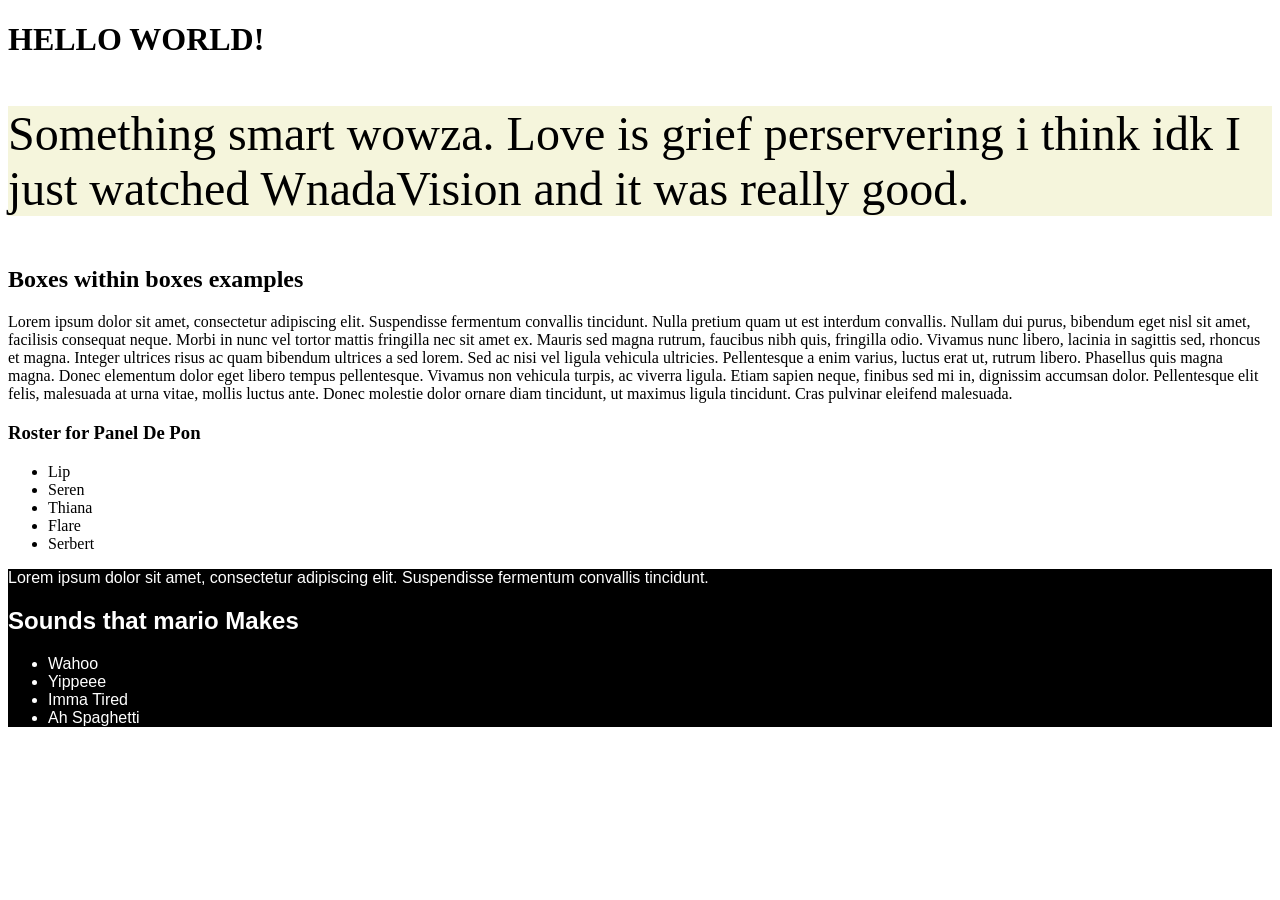
<file: Week2/index.html>
<!-- This is an HTML doc -->
    <!DOCTYPE html>
    <html>
        <!-- Metadata = head -->
        <head>
            <title>
                My First Page!
            </title>
        </head>
        <!-- What we see = body -->
        <body>
            <h1> HELLO WORLD! </h1>
            <p style="background-color:beige; font-size: 48px;">
                Something smart wowza. Love is grief perservering i think idk I just watched WnadaVision and it was really good.
            </p>
            <p class="ships"
            style="font-family: 'Arial'; font-size: 50px;">
                <h2 id="h2HeaderExample">
                    Boxes within boxes examples
                </h2>
                Lorem ipsum dolor sit amet, consectetur adipiscing elit. Suspendisse fermentum convallis tincidunt. Nulla pretium quam ut est interdum convallis. Nullam dui purus, bibendum eget nisl sit amet, facilisis consequat neque. Morbi in nunc vel tortor mattis fringilla nec sit amet ex. Mauris sed magna rutrum, faucibus nibh quis, fringilla odio. Vivamus nunc libero, lacinia in sagittis sed, rhoncus et magna. Integer ultrices risus ac quam bibendum ultrices a sed lorem. Sed ac nisi vel ligula vehicula ultricies. Pellentesque a enim varius, luctus erat ut, rutrum libero. Phasellus quis magna magna. Donec elementum dolor eget libero tempus pellentesque. Vivamus non vehicula turpis, ac viverra ligula. Etiam sapien neque, finibus sed mi in, dignissim accumsan dolor. Pellentesque elit felis, malesuada at urna vitae, mollis luctus ante. Donec molestie dolor ornare diam tincidunt, ut maximus ligula tincidunt. Cras pulvinar eleifend malesuada.
                <h3>Roster for Panel De Pon</h3>
                <ul>
                    <li>Lip</li>
                    <li>Seren</li>
                    <li>Thiana</li>
                    <li>Flare</li>
                    <li>Serbert</li>
                </ul>
            </p>
            <div style="background-color: black; color: white; font-family: 'Lucida Sans', 'Lucida Sans Regular', 'Lucida Grande', 'Lucida Sans Unicode', Geneva, Verdana, sans-serif;" class="SomeRandomText">
                <p id="lipsum">
                    Lorem ipsum dolor sit amet, consectetur adipiscing elit. Suspendisse fermentum convallis tincidunt.
                    <h2>Sounds that mario Makes</h2>
                    <ul>
                        <li id="1">Wahoo</li>
                        <li id="2">Yippeee</li>
                        <li id="3">Imma Tired</li>
                        <li id="4">Ah Spaghetti</li>
                    </ul>
                </p>
            </div>
        </body>
    </html>
</file>
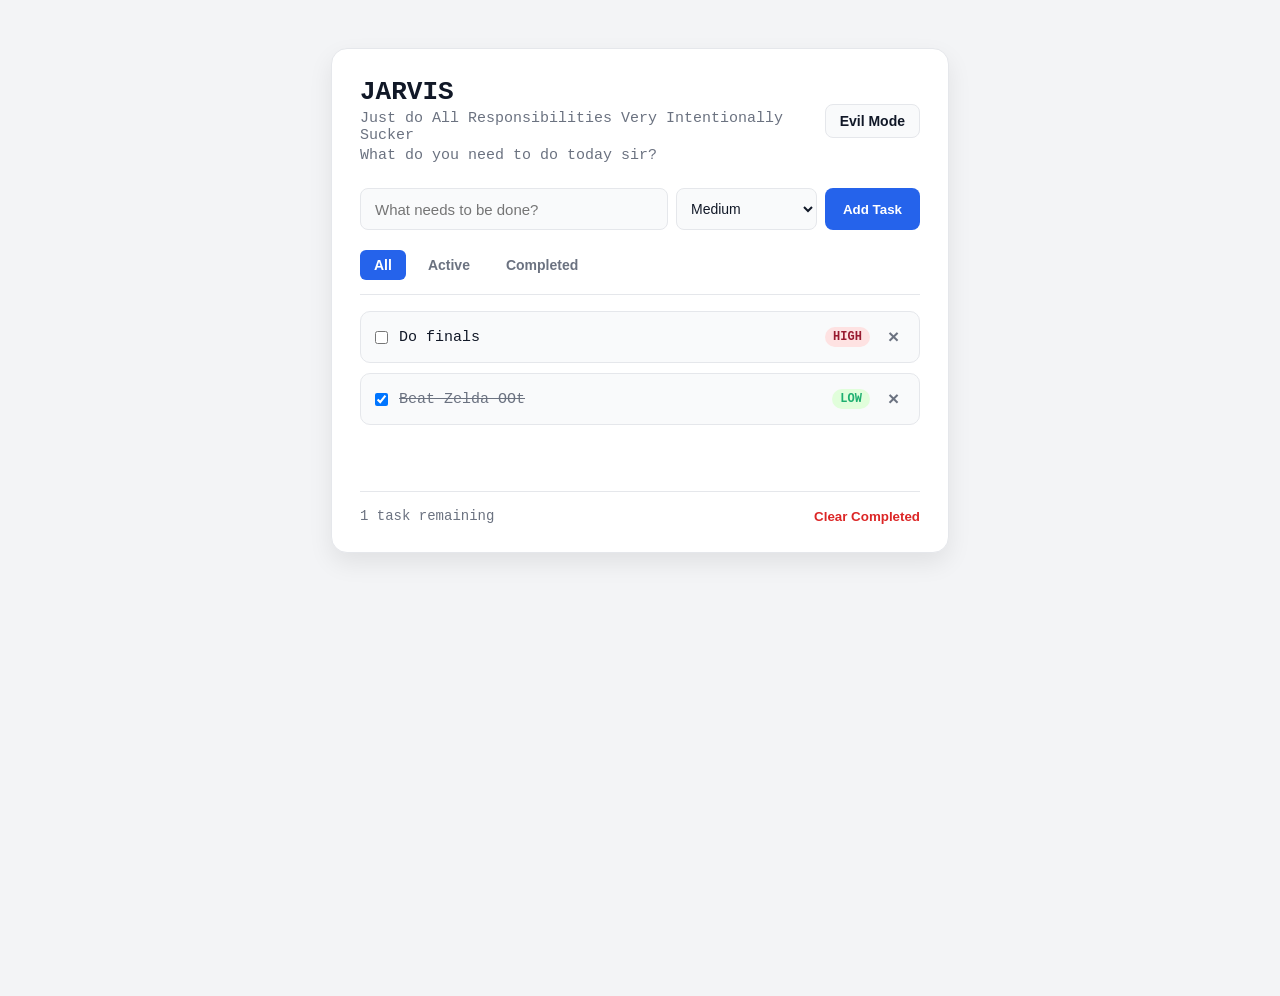
<file: Week6/index.html>
<!DOCTYPE html>
<html lang="en">
<head>
  <meta charset="UTF-8">
  <meta name="viewport" content="width=device-width, initial-scale=1.0">
  <title>Daily To-Do List</title>
  <link rel="stylesheet" href="styles.css">
  <script src="script.js" defer></script>
</head>

<body>
  <main class="app-container">
    <header class="app-header">
      <div>
        <h1>JARVIS</h1>
        <p>Just do All Responsibilities Very Intentionally Sucker</p>
        <p class="subtitle">What do you need to do today sir?</p>
      </div>
    <!-- interaction 5 -->
      <button id="theme-toggle-btn" class="icon-btn" type="button" aria-label="Toggle color theme">
        Evil Mode
      </button>
    </header>

    <!-- interaction 1 -->
    <form id="todo-form" class="todo-form">
      <input
        type="text"
        id="todo-input"
        placeholder="What needs to be done?"
        autocomplete="off"
        required
      >
      <select id="priority-select" aria-label="Task priority">
        <option value="low">Low</option>
        <option value="medium" selected>Medium</option>
        <option value="high">High</option>
        <option value="do this rn">Do this rn or die</option>
      </select>
      <button type="submit" class="primary-btn">Add Task</button>
    </form>

    <!-- interaction 3 -->
    <nav class="filter-bar" aria-label="Task filters">
      <button type="button" class="filter-btn active" data-filter="all">All</button>
      <button type="button" class="filter-btn" data-filter="active">Active</button>
      <button type="button" class="filter-btn" data-filter="completed">Completed</button>
    </nav>

    <!-- Interaction 2 -->
    <ul id="todo-list" class="todo-list"></ul>

    <footer class="app-footer">
      <span id="task-counter">0 tasks remaining</span>
      <!-- Interaction 4 -->
      <button type="button" id="clear-completed-btn" class="text-btn">
        Clear Completed
      </button>
    </footer>
  </main>
</body>
</html>
</file>
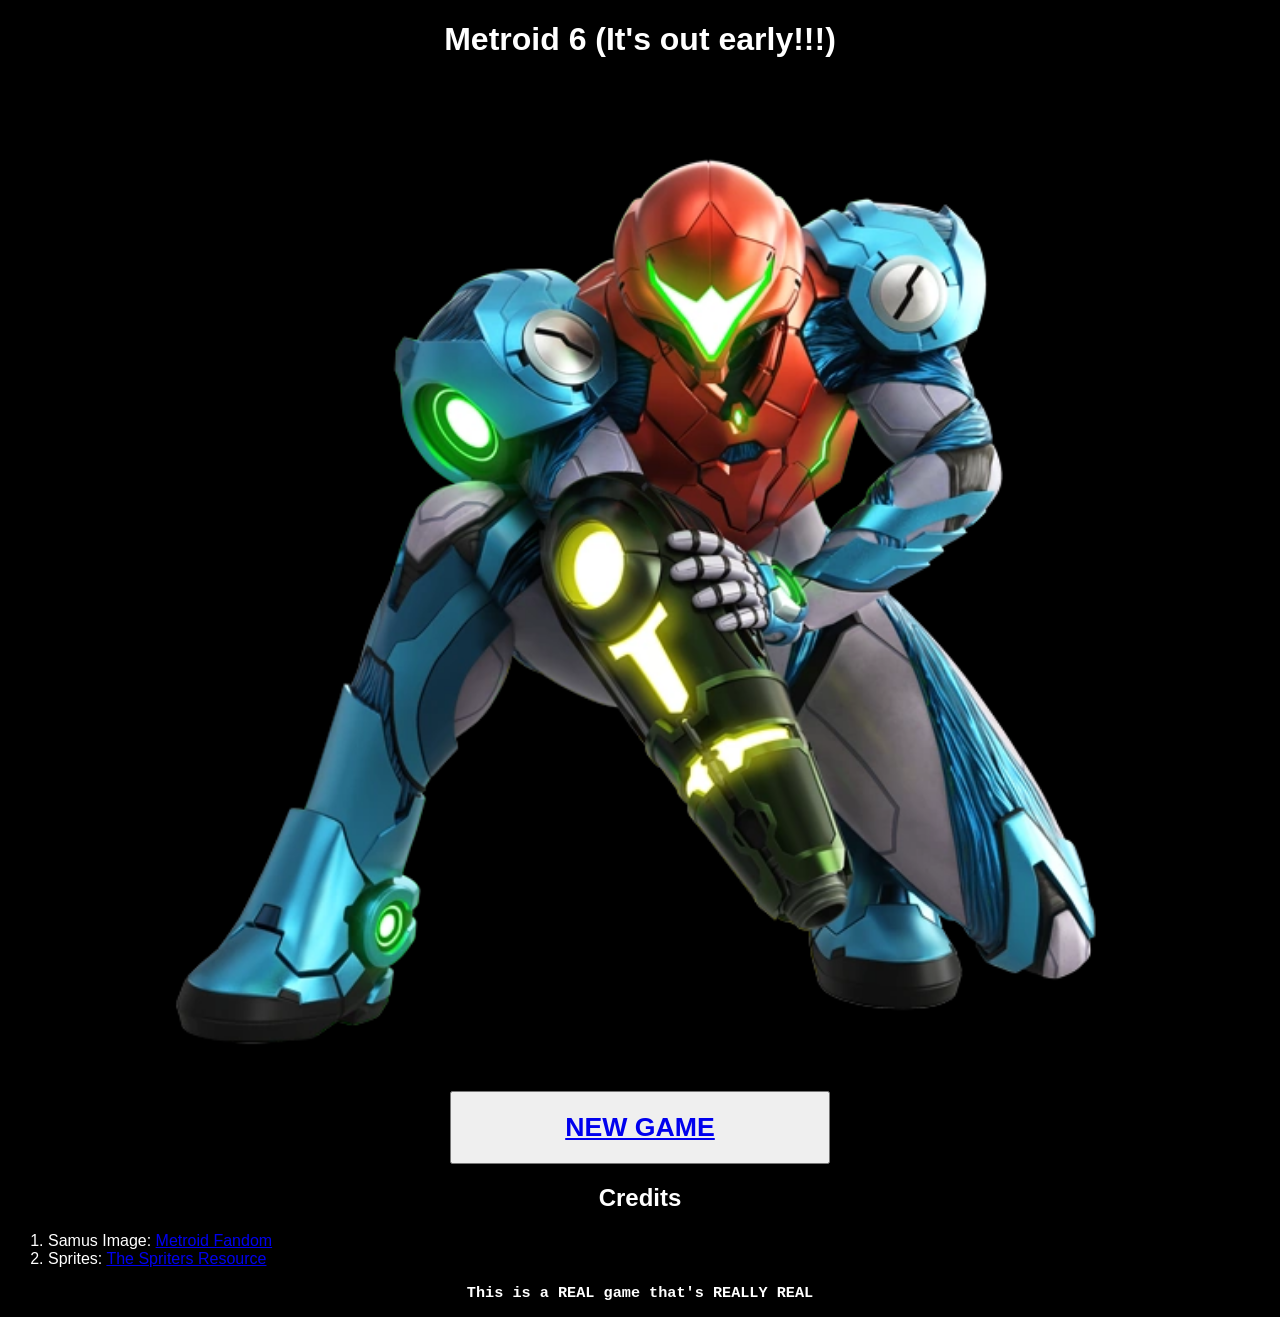
<file: Week2/ourfirstgame/index.html>
<!DOCTYPE html>

<html>
    <head>
        <title>OUR FIRST GAME</title>
    </head>

    <body style="background-color: black; color: white; font-family: 'Franklin Gothic Medium', 'Arial Narrow', Arial, sans-serif">
        <h1 style="text-align: center;">
            Metroid 6 (It's out early!!!)
        </h1>
        <img src=".\assets\M5_art_Samus_02.webp" aria-label="Samus from Metroid" style="width: 80%; display: block; margin: 0 auto;"></img>
    
        <button class="start-button" style="display: block; margin: 0 auto; width: 30%;"><h1 style="text-align: center;"><a href="./game.html">NEW GAME</a></h1></button>
    
        <section id="credits">
            <h2 style="text-align: center; color: white;">Credits</h2>
            <ol>
                <li>Samus Image: <a href="https://metroid.fandom.com/wiki/Metroid_Dread_Report/Volume_5:_The_Powers_of_Samus?file=M5_art_Samus_02.png">Metroid Fandom</a></li>
                <li>Sprites: <a href="https://www.spriters-resource.com/snes/smetroid/">The Spriters Resource</a></li>
            </ol>
        </section>

        <h3 style="color: white; text-align: center; font-family: monospace;">This is a REAL game that's REALLY REAL</h3>
    </body>
</html>
</file>
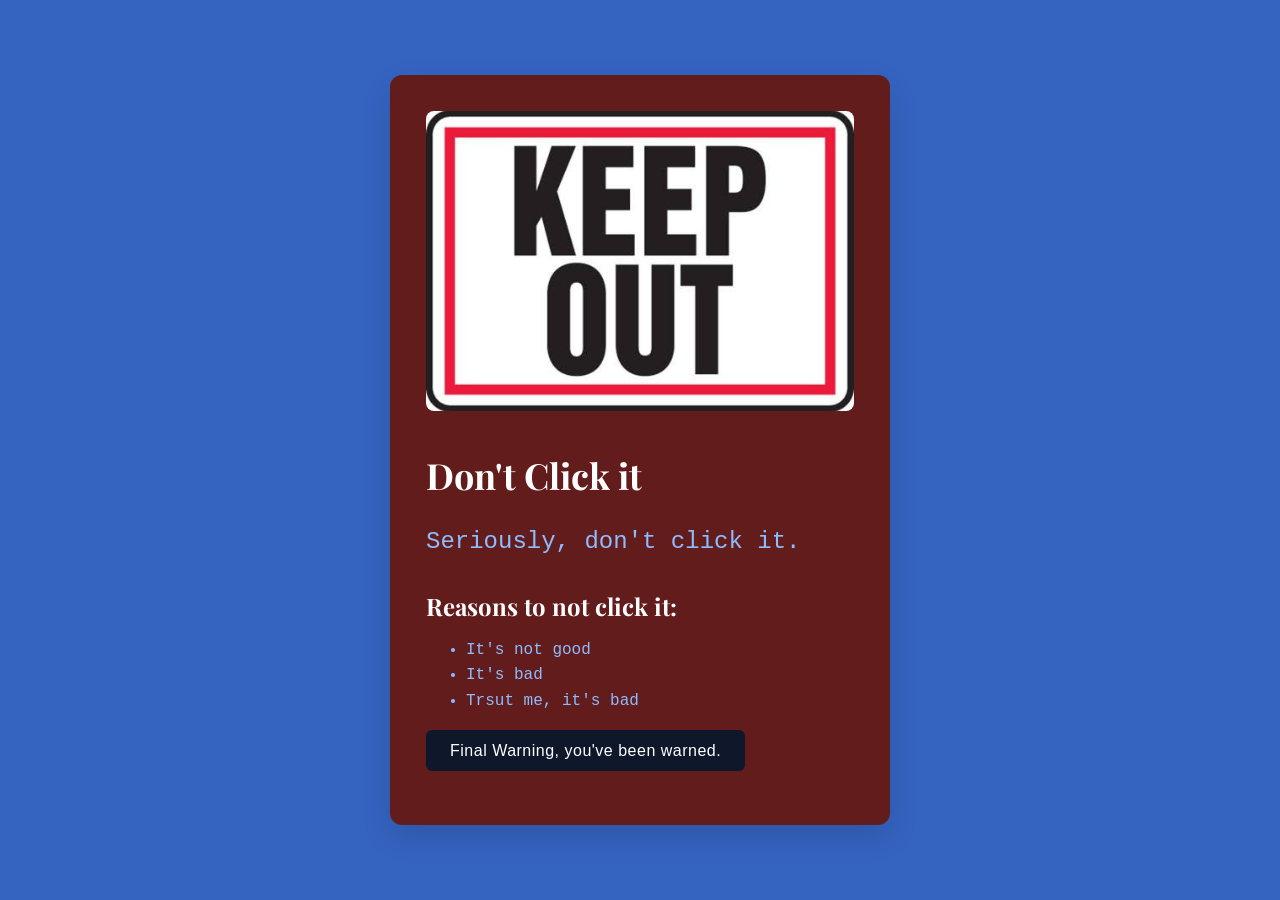
<file: Week3/Cards/index.html>
<!DOCTYPE html>
<html lang="en">
<head>
    <meta charset="UTF-8">
    <meta name="viewport" content="width=device-width, initial-scale=1.0">
    <title>Week 3 Card Assignment</title>

    <link rel="stylesheet" href="./styles.css">

    <link rel="preconnect" href="https://fonts.googleapis.com">
    <link rel="preconnect" href="https://fonts.gstatic.com" crossorigin>
    <link href="https://fonts.googleapis.com/css2?family=Playfair+Display:ital,wght@0,400..900;1,400..900&display=swap" rel="stylesheet">
</head>
<body>


    <div class="card">

        <img src=".\assets\images.jpg">
        
        <h1>Don't Click it</h1>
        <p>Seriously, don't click it.</p>
        <h2>Reasons to not click it:</h2>

        <ul class="list">
            <li>It's not good</li>
            <li>It's bad</li>
            <li>Trsut me, it's bad</li>
        </ul>
        
        <a href="https://www.youtube.com/watch?v=dQw4w9WgXcQ" class="card-button">Final Warning, you've been warned.</a>
    </div>

</body>
</html>
</file>
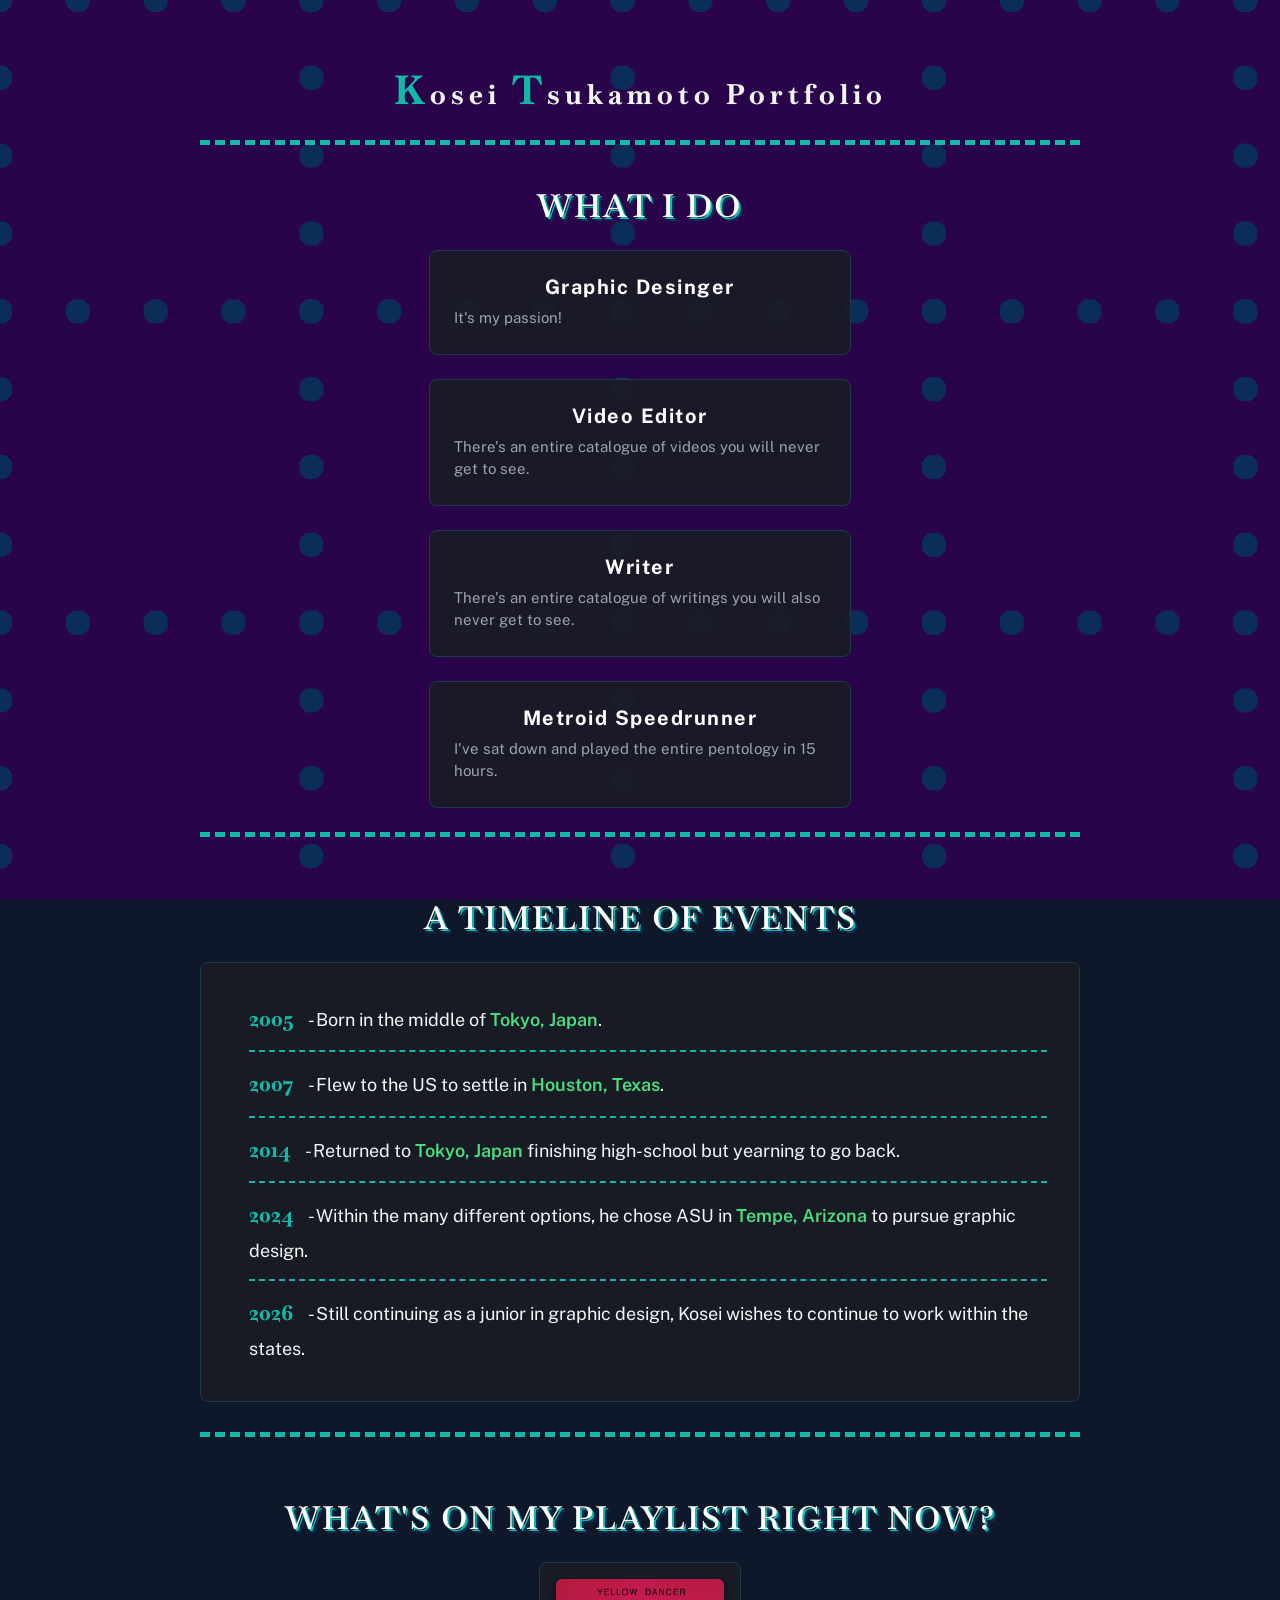
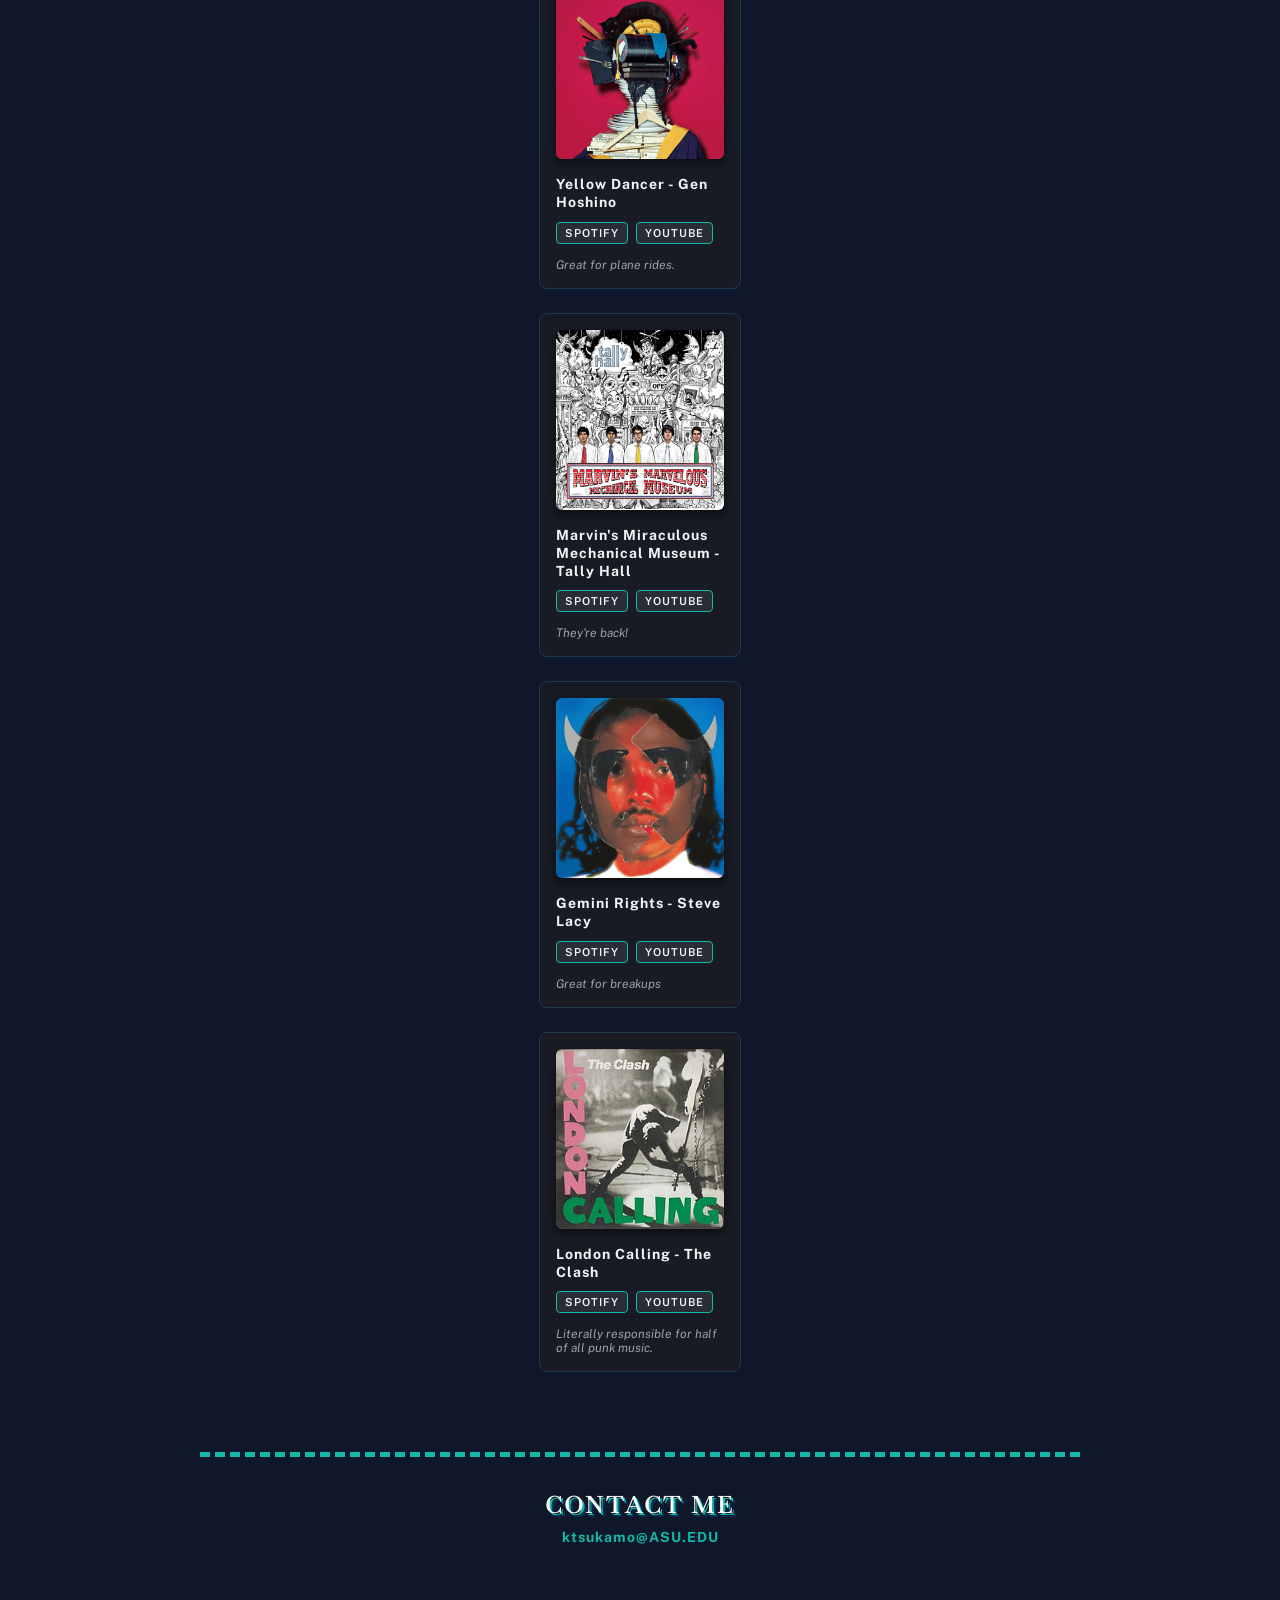
<file: Week3/portfolio/index.html>
<!DOCTYPE html>
<html lang="en">
<head>
    <meta charset="UTF-8">
    <meta name="viewport" content="width=device-width, initial-scale=1.0">
    <title>KOSEI TSUKAMOTO // Portfolio</title>
    <link rel="stylesheet" href="./styles.css">
    <style>
        @import url('https://fonts.googleapis.com/css2?family=Baskervville:ital,wght@0,400..700;1,400..700&display=swap');
        @import url('https://fonts.googleapis.com/css2?family=Baskervville:ital,wght@0,400..700;1,400..700&family=Public+Sans:ital,wght@0,100..900;1,100..900&display=swap');
    </style>

</head>
<body>
    <header><span>K</span>osei <span>T</span>sukamoto Portfolio</header>
    <div class="border"></div>

    <div class="introduction">
        <h2>What I do</h2>
        <div class="cards">
            <div>
                <h3>Graphic Desinger</h3>
                <p>It's my passion!</p>
            </div>

            <div>
                <h3>Video Editor</h3>
                <p>There's an entire catalogue of videos you will never get to see.</p>
            </div>

            <div>
                <h3>Writer</h3>
                <p>There's an entire catalogue of writings you will also never get to see.</p>
            </div>

            <div>
                <h3>Metroid Speedrunner</h3>
                <p>I've sat down and played the entire pentology in 15 hours.</p>
            </div>

        </div>

    </div>

    <div class="timeline">
        <h2>A Timeline of Events</h2>
        <ul>
            <li><span class="year">2005</span> - Born in the middle of <span class="location">Tokyo, Japan</span>.</li>
            <li><span class="year">2007</span> - Flew to the US to settle in <span class="location">Houston, Texas</span>.</li>
            <li><span class="year">2014</span> - Returned to <span class="location">Tokyo, Japan</span> finishing high-school but yearning to go back.</li>
            <li><span class="year">2024</span> - Within the many different options, he chose ASU in <span class="location">Tempe, Arizona</span> to pursue graphic design.</li>
            <li><span class="year">2026</span> - Still continuing as a junior in graphic design, Kosei wishes to continue to work within the states.</li>
        </ul>
    </div>

    <div class="albums">

        <h2>What's on my playlist right now?</h2>
        <div class="cards">
        <div>
            <img src=".\assets\Yellow Dancer.png"/>
            <h3>Yellow Dancer - Gen Hoshino</h3>
            <a class="button-link" href="https://open.spotify.com/album/1vtIqjn25qHypqyoI21q8d">Spotify</a> <a class="button-link" href="https://music.youtube.com/playlist?list=OLAK5uy_lb_o9Z_NxSHIvL6bWj87DdRRVWCII8mxw">Youtube</a> 
            <p>Great for plane rides.</p>
        </div>
        
        <div>
            <img src=".\assets\Tally_Hall_Marvin's_Marvelous_Mechanical_Museum_2005.png"/>
            <h3>Marvin's Miraculous Mechanical Museum - Tally Hall</h3>
            <a class="button-link" href="https://open.spotify.com/album/2TN3NIEBmAOGWmvP96DFs5">Spotify</a> <a class="button-link" href="https://music.youtube.com/playlist?list=OLAK5uy_lMjV2uSShXNLPkjgnbRhJJL_eeVtvRIY8">Youtube</a> 
            <p>They're back!</p>
        </div>
        
        <div>
            <img src=".\assets\Steve_Lacy_-_Gemini_Rights.png"/>
            <h3>Gemini Rights - Steve Lacy</h3>
            <a class="button-link" href="https://open.spotify.com/album/3Ks0eeH0GWpY4AU20D5HPD">Spotify</a> <a class="button-link" href="https://music.youtube.com/playlist?list=OLAK5uy_k_FKSK_ztWrxLAieS2Q9m7Mkbw5UhclWw">Youtube</a> 
            <p>Great for breakups</p>
        </div>

        <div>
            <img src=".\assets\TheClashLondonCallingalbumcover.jpg"/>
            <h3>London Calling - The Clash</h3>
            <a class="button-link" href="https://open.spotify.com/album/6FCzvataOZh68j8OKzOt9a">Spotify</a> <a class="button-link" href="https://music.youtube.com/playlist?list=OLAK5uy_keWoQUGetv5n5E7f2Zrg36XPMeLcKNXl4">Youtube</a> 
            <p>Literally responsible for half of all punk music.</p>
        </div>

    </div>

    <footer>
        <h2>CONTACT ME</h2>
        <h3>ktsukamo@ASU.EDU</h3>
        
    </footer>
    
</body>
</html>
</file>
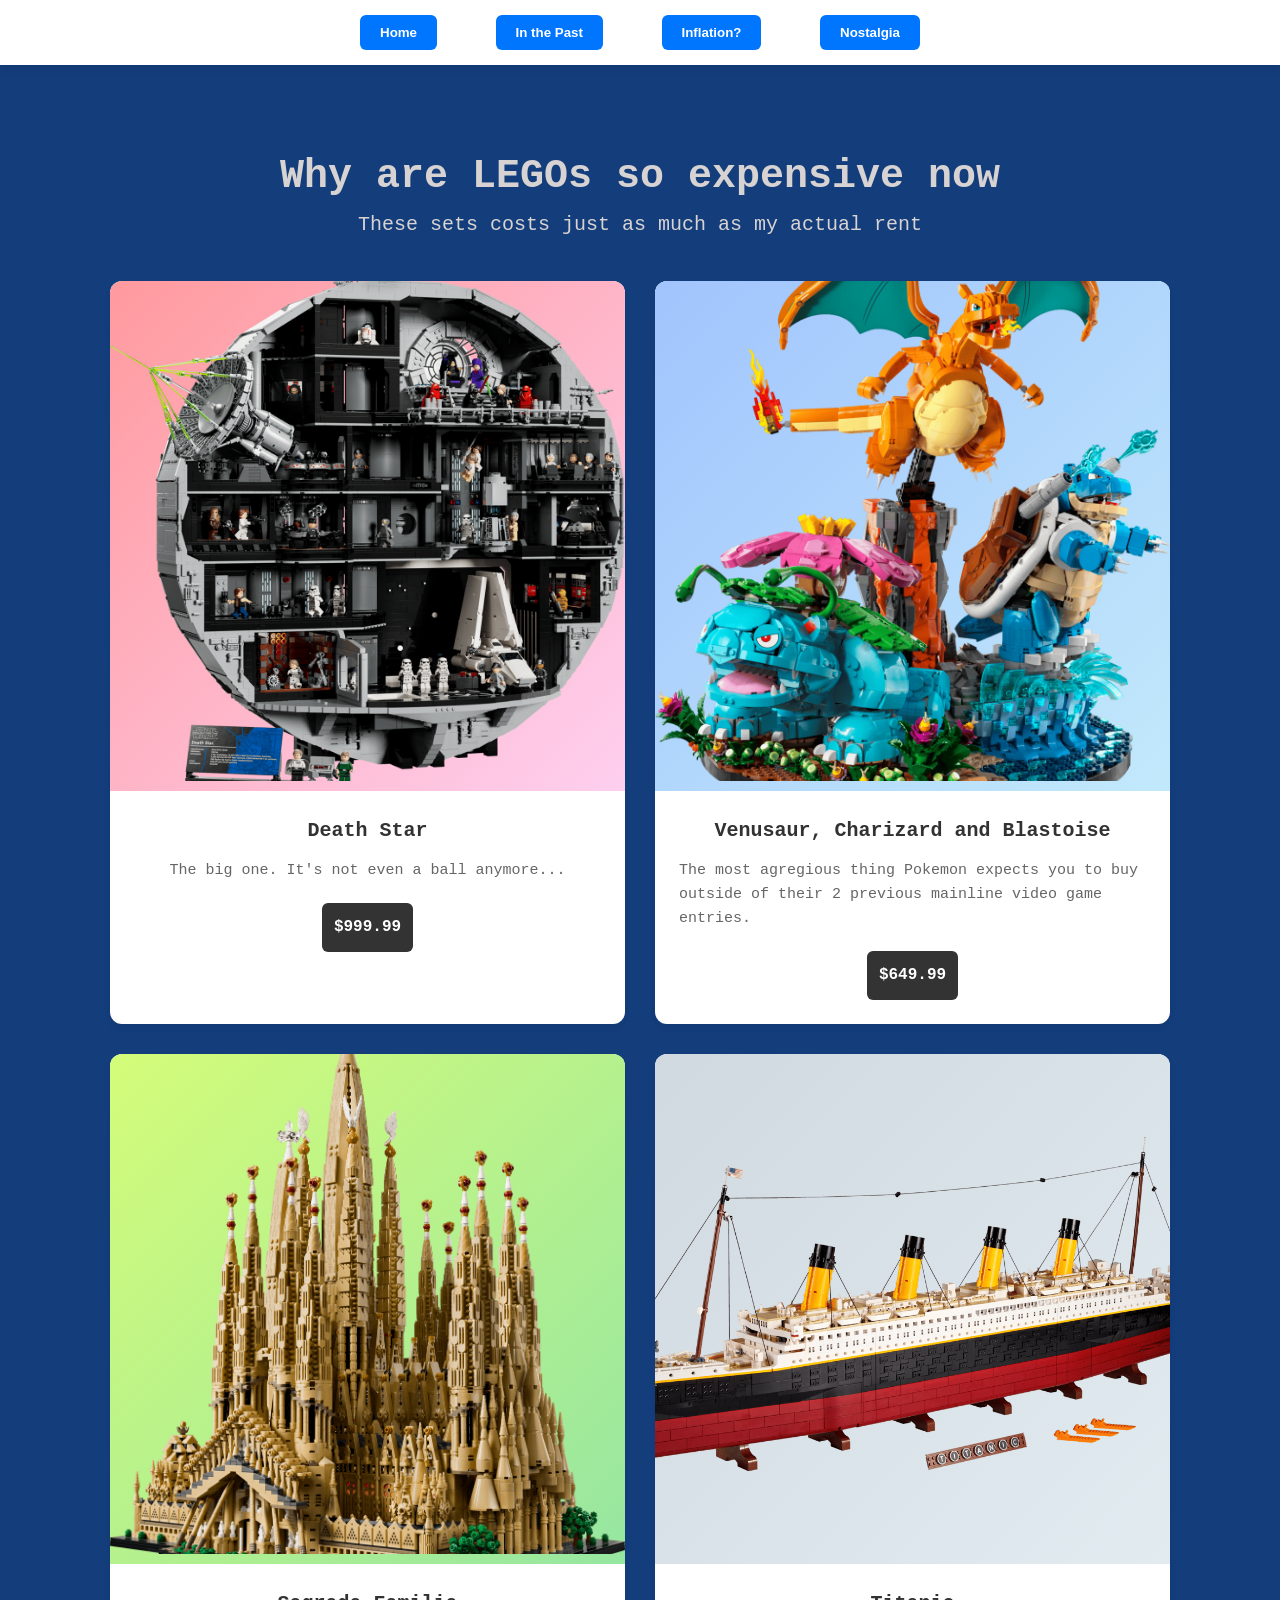
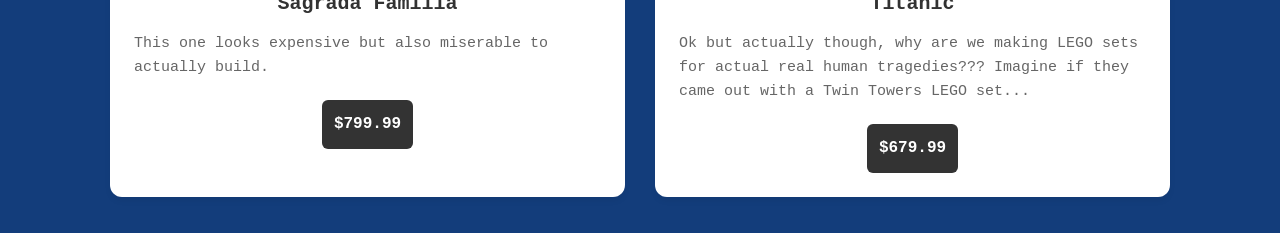
<file: Week4/Layouts/index.html>
<!DOCTYPE html>
<html lang="en">
<head>
  <meta charset="UTF-8">
  <meta name="viewport" content="width=device-width, initial-scale=1.0">
  <title>Week 4 Assignment</title>
  <link rel="stylesheet" href="styles.css">
</head>
<body>

    <nav class="sticky-nav">
        <div class="nav-container">
            <button>Home</button>
            <button>In the Past</button>
            <button>Inflation?</button>
            <button>Nostalgia</button>
        </div>
    </nav>

    <main class="wrapping">
        <header class="my-portfolio">
            <h1>Why are LEGOs so expensive now</h1>
            <p>These sets costs just as much as my actual rent</p>
        </header>

    <section class="card-grid">
        <div class="card">
            <div class="card-image color-1">
                <img src="..\assets\Death-Star.png">
            </div>
            <div class="card-content">
                <h3>Death Star</h3>
                <p>The big one. It's not even a ball anymore...</p>
                <a href="https://www.lego.com/en-us/product/death-star-75419" class="card-btn">$999.99</a>
            </div>
        </div>

        <div class="card">
            <div class="card-image color-2">
                <img src="..\assets\72153_Prod.png">
            </div>
            <div class="card-content">
                <h3>Venusaur, Charizard and Blastoise</h3>
                <p>The most agregious thing Pokemon expects you to buy outside of their 2 previous mainline video game entries.</p>
                <a href="https://www.lego.com/en-us/product/venusaur-charizard-and-blastoise-72153" class="card-btn">$649.99</a>
            </div>
        </div>

        <div class="card">
            <div class="card-image color-3">
                <img src="..\assets\Building I cant name.png">
            </div>
            <div class="card-content">
                <h3>Sagrada Familia</h3>
                <p>This one looks expensive but also miserable to actually build.</p>
                <a href="https://www.lego.com/en-us/product/sagrada-familia-21065" class="card-btn">$799.99</a>
            </div>
        </div>

        <div class="card">
            <div class="card-image color-4">
                <img src="..\assets\Titanic.png"></div>
            <div class="card-content">
                <h3>Titanic</h3>
                <p>Ok but actually though, why are we making LEGO sets for actual real human tragedies??? Imagine if they came out with a Twin Towers LEGO set...</p>
                <a href="https://www.lego.com/en-us/product/lego-titanic-10294" class="card-btn">$679.99</a>
            </div>
        </div>

    </section>
    </main>

</body>
</html>
</file>
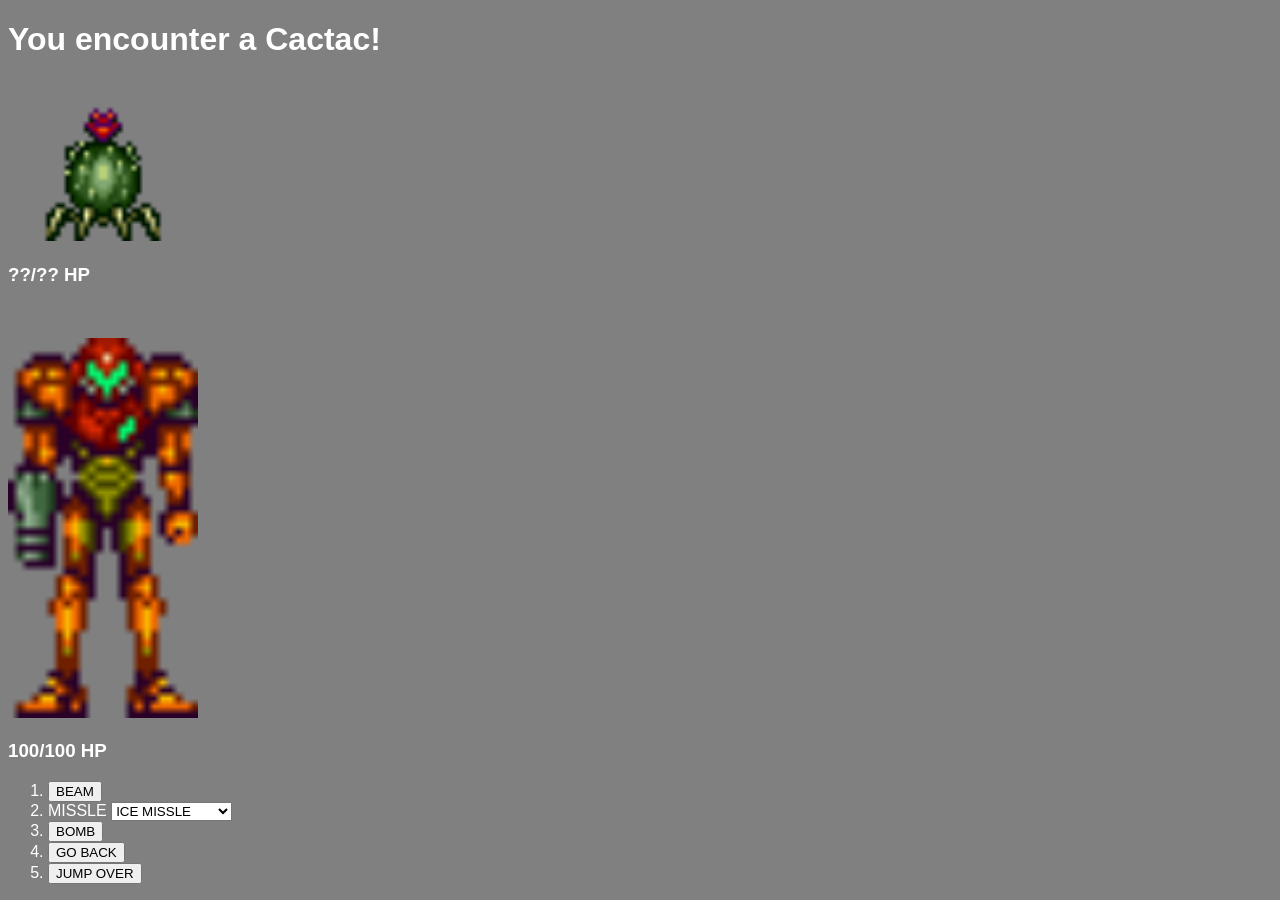
<file: Week2/ourfirstgame/game.html>
<!DOCTYPE html>

<html>
    <head>
        <title>Webpage Encouter!</title>
    </head>
    <body class="Encounter" style="background-color: gray; color: white; font-family: 'Franklin Gothic Medium', 'Arial Narrow', Arial, sans-serif;">
        <h1 id="Cactac">You encounter a Cactac!</h1>
        <section class="Cactac">
            <img src=".\assets\Cacatac.webp" aria-label="Cacatac" style="width: 15%;"></img>
            <h3>??/?? HP</h3>
        </section>
        
        <div><p><p><p>&nbsp;</p></div>
        
        <section class="Cactac">
            <img src=".\assets\Varia_Suit_sm_Sprite.png" aria-label="Cacatac" style="width: 15%;"></img>
            <h3>100/100 HP</h3>
            <ol>
                <li><button>BEAM</button></li>
                <li><label id="missle" for="missile-select">MISSLE</label> 
                    <select id="missile-select">
                        <option value="iceMissle">ICE MISSLE</option>
                        <option value="superMissle">SUPER MISSLE</option>
                    </select>
                <li><button>BOMB</button></li>
                <li><button>GO BACK</button></li>
                <li><button>JUMP OVER</button></li> 
            </ol>
        </section>
    </body>
</html>
</file>
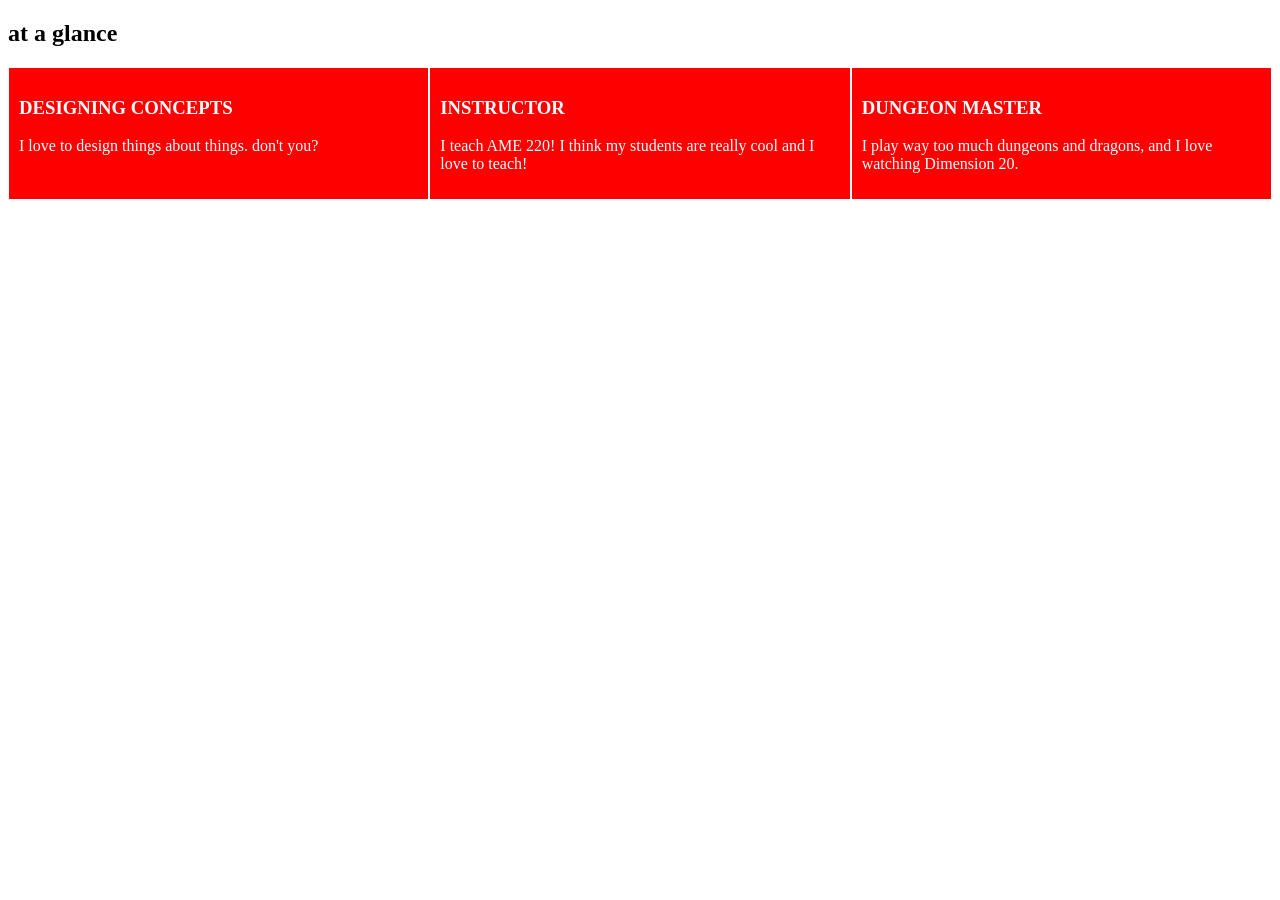
<file: Week4/Display Test/displayGrid.html>
<!DOCTYPE html>
<html lang="en">
<head>
    <meta charset="UTF-8">
    <meta name="viewport" content="width=device-width, initial-scale=1.0">
    <title>DISPLAY</title>
    <style>

        .pressX span {
    border-radius: 50%; 
    border: black .5px solid; 
    width: 30px; 
    height: 30px; 
    text-align: center;
    padding: 10px; 
    display: inline-block; 

}

        .cards{

            background-color: red;

            display:flex; 
            flex-direction: row;
            justify-content: space-around;

    
        }
        .cards > div {
            color: white; 

    border: .5px solid rgb(255, 255, 255);
    box-sizing: border-box;
    padding: 10px; 
    flex-basis: 500px;


}


button{
    display: block; 
}

    </style>
</head>
<body>


    
    <div class="atAGlance">
        <h2>at a glance</h2>
        <div class="cards">
            <div>
                <h3>DESIGNING CONCEPTS</h3>
                <p>I love to design things about things. don't you?</p>
            </div>
    
            <div>
                <h3>INSTRUCTOR</h3>
                <p>I teach AME 220! I think my students are really cool and I love to teach!</p>
            </div>
    
            <div>
                <h3>DUNGEON MASTER</h3>
                <p>I play way too much dungeons and dragons, and I love watching Dimension 20. </p>
            </div>
    
    
        </div>
    </div>

</body>
</html>
</file>
<file: Week6/styles.css>
:root {
  --bg-page: #f3f4f6;
  --bg-card: #ffffff;
  --bg-subtle: #f9fafb;
  --text-main: #111827;
  --text-muted: #6b7280;
  --border-color: #e5e7eb;
  --accent: #2563eb;
  --accent-hover: #1d4ed8;
  --danger: #dc2626;
  --shadow: 0 10px 25px rgba(0, 0, 0, 0.08);
}

/* this is wokring so yeah */
body.dark-theme {
  --bg-page: #0f172a;
  --bg-card: #1e293b;
  --bg-subtle: #0f172a;
  --text-main: #f8fafc;
  --text-muted: #94a3b8;
  --border-color: #334155;
  --accent: #3b82f6;
  --accent-hover: #60a5fa;
  --danger: #f87171;
  --shadow: 0 10px 25px rgba(0, 0, 0, 0.35);
}

* {
  margin: 0;
  padding: 0;
}

body {
  font-family: 'Courier New', Courier, monospace;
  background-color: var(--bg-page);
  color: var(--text-main);
  min-height: 100vh;
  display: flex;
  justify-content: center;
  align-items: flex-start;
  padding: 48px 16px;
  transition: background-color 0.25s ease, color 0.25s ease;
}

.app-container {
  width: 100%;
  max-width: 560px;
  background-color: var(--bg-card);
  border: 1px solid var(--border-color);
  border-radius: 16px;
  padding: 28px;
  box-shadow: var(--shadow);
}

.app-header {
  display: flex;
  justify-content: space-between;
  align-items: center;
  margin-bottom: 24px;
}

.app-header h1 {
  font-size: 26px;
  font-weight: 700;
}


.app-header p {
  color: var(--text-muted);
  font-size: 15px;
  margin-top: 3px;
  max-width: 450px;
}

.icon-btn {
  background-color: var(--bg-subtle);
  color: var(--text-main);
  border: 1px solid var(--border-color);
  padding: 8px 14px;
  border-radius: 8px;
  font-size: 14px;
  font-weight: 600;
  cursor: pointer;
}

.todo-form {
  display: flex;
  gap: 8px;
  margin-bottom: 20px;
}

.todo-form input {
  flex: 1;
  padding: 11px 14px;
  border: 1px solid var(--border-color);
  border-radius: 8px;
  background-color: var(--bg-subtle);
  color: var(--text-main);
  font-size: 15px;
}

.todo-form select {
  padding: 11px 10px;
  border: 1px solid var(--border-color);
  border-radius: 8px;
  background-color: var(--bg-subtle);
  color: var(--text-main);
  font-size: 14px;
}

.primary-btn {
  background-color: var(--accent);
  color: #ffffff;
  border: none;
  padding: 11px 18px;
  border-radius: 8px;
  font-weight: 600;
  cursor: pointer;
}

.primary-btn:hover {
  background-color: var(--accent-hover);
}

.filter-bar {
  display: flex;
  gap: 8px;
  border-bottom: 1px solid var(--border-color);
  padding-bottom: 14px;
  margin-bottom: 16px;
}

.filter-btn {
  background: transparent;
  border: 1px solid transparent;
  color: var(--text-muted);
  padding: 6px 13px;
  border-radius: 6px;
  font-size: 14px;
  font-weight: 600;
  cursor: pointer;
}

.filter-btn.active {
  background-color: var(--accent);
  color: #ffffff;
}

.todo-list {
  list-style: none;
  display: flex;
  flex-direction: column;
  gap: 10px;
  min-height: 160px;
}

.todo-item {
  display: flex;
  align-items: center;
  justify-content: space-between;
  gap: 12px;
  padding: 12px 14px;
  background-color: var(--bg-subtle);
  border: 1px solid var(--border-color);
  border-radius: 10px;
}

.todo-left {
  display: flex;
  align-items: center;
  gap: 11px;
  flex: 1;
  cursor: pointer;
}

.todo-text {
  font-size: 15px;
  word-break: break-word;
}

.todo-item.completed .todo-text {
  text-decoration: line-through;
  color: var(--text-muted);
}

.badge {
  font-size: 12px;
  font-weight: 700;
  text-transform: uppercase;
  padding: 3px 8px;
  border-radius: 999px;
}

.badge.low {
  background-color: #e1fedb;
  color: #1eaf70;
}

.badge.medium {
  background-color: #a19ee5;
  color: #170e92;
}

.badge.high {
  background-color: #fee2e2;
  color: #991b30;
}

.badge.dothisrn {
  background-color: #000000;
  color: #ff002b;
}

.delete-btn {
  background: transparent;
  border: none;
  color: var(--text-muted);
  font-size: 19px;
  font-weight: 700;
  cursor: pointer;
  padding: 2px 6px;
}

.delete-btn:hover {
  color: var(--danger);
}

.empty-message {
  text-align: center;
  color: var(--text-muted);
  padding: 40px 0;
  font-size: 15px;
}

.app-footer {
  display: flex;
  justify-content: space-between;
  align-items: center;
  margin-top: 20px;
  padding-top: 16px;
  border-top: 1px solid var(--border-color);
  font-size: 14px;
  color: var(--text-muted);
}

.text-btn {
  background: transparent;
  border: none;
  color: var(--danger);
  font-weight: 600;
  cursor: pointer;
}

.text-btn:hover {
  text-decoration: underline;
}
</file>
<file: Week3/Cards/styles.css>
body {
    background-color: #3563c0;
    display: flex;
    justify-content: center;
    align-items: center;
    min-height: 100vh;
    margin: 0;
    font-family: 'Inter', sans-serif;
}


.card {
    width: 500px;
    height: 750px;
    background-color: #631c1c;
    padding: 36px;
    border-radius: 12px;
    box-sizing: border-box;
    
    box-shadow: 0 12px 30px rgba(0, 0, 0, 0.12);
}

.card img {
    width: 100%;
    height: 300px;
    object-fit: cover;
    margin-bottom: 12px;
    border-radius: 8px;
}

.card h1 {
    font-family: 'Playfair Display', serif;
    color: #ffffff;
    font-size: 36px;
    margin-bottom: 8px;
}

.card h2 {
    font-family: 'Playfair Display', serif;
    color: #ffffff;
    font-size: 24px;
    margin-bottom: 8px;
}

.card ul {
    font-family: 'Courier New', Courier, monospace;
    color: #8dbcff;
    font-size: 16px;
    line-height: 1.6;
    margin-bottom: 28px;
}

.card p {
    font-family: 'Courier New', Courier, monospace;
    color: #8dbcff;
    font-size: 24px;
    line-height: 1.6;
    margin-bottom: 28px;
}

.card-button {
    background-color: #0f172a;
    color: #ffffff;
    padding: 12px 24px;
    border-radius: 6px;
    text-decoration: none;
    font-weight: 500;
    letter-spacing: 0.5px;
    transition: background-color 0.2s ease, transform 0.2s ease;
}

.card-button:hover {
    background-color: #fafcff;
    color: red;
}
</file>
<file: Week3/portfolio/styles.css>
/* <weight>: Use a value from 400 to 700
 <uniquifier>: Use a unique and descriptive class name

 <weight>: Use a value from 100 to 900
 <uniquifier>: Use a unique and descriptive class name


  font-family: "Public Sans", sans-serif;
  font-optical-sizing: auto;
  font-weight: <weight>;
  font-style: normal;



  font-family: "Baskervville", serif;
  font-optical-sizing: auto;
  font-weight: <weight>;
  font-style: normal; 
*/


* {
    box-sizing: border-box;
    margin: 0;
    padding: 0;
    --card-bg: rgba(25, 28, 36, 0.92);
    --border-color: #1e3a4c;
    --accent-color: #14b8a6;
    --text-primary: #f3f4f6;
    --text-muted: #9ca3af;
    --location-color: #4ade80;
    font-family: "Public Sans", sans-serif;
    color: var(--text-primary);
}

body {
    background-color: #0f172a;
    background-image: url('./assets/css-pattern-by-magicpattern.png');
    background-attachment: fixed;
    min-height: 100vh;
    padding: 40px 60px 40px;
    max-width: 1000px;
    margin: auto;
}


header {
    padding: 24px 0;
    margin-bottom: 40px;
    text-align: center;
    font-family: "Baskervville", serif;
    font-size: 28px;
    font-weight: 700;
    letter-spacing: 5px;
    border-bottom: 5px dashed var(--accent-color);
}


header span {
    font-size: 40px;
    font-family: "Baskervville", serif;
    color: var(--accent-color);
}



h2 {
    font-family: "Baskervville", serif;
    font-weight: 600;
    font-size: 32px;
    text-align: center;
    margin-bottom: 24px;
    text-transform: uppercase;
    letter-spacing: 2px;
    color: #ffffff;
    text-shadow: 
        2px 2px 0px var(--accent-color),
        4px 4px 0px #0b2e59;
}



.introduction {
    margin-bottom: 60px;
    border-bottom: 5px dashed var(--accent-color);
}



.introduction .cards div {
    background-color: var(--card-bg);
    margin: auto;
    padding: 24px;
    border: 1px solid var(--border-color);
    border-radius: 8px;
    width: 48%; 
    margin-bottom: 24px;
    transition: box-shadow 300ms ease, border-color 300ms ease;
}

.introduction .cards div:hover {
    box-shadow: 6px 6px 0px var(--accent-color);
    border-color: var(--accent-color);
}

.introduction h3 {
    text-align: center;
    font-size: 20px;
    font-weight: 700;
    letter-spacing: 1.5px;
    margin-bottom: 8px;
    color: #ffffff;
}

.introduction p {
    color: var(--text-muted);
    font-size: 15px;
    line-height: 1.5;
    
}



.timeline {
    margin-bottom: 60px;
    padding-bottom: 30px;
    border-bottom: 5px dashed var(--accent-color);

}

.timeline ul {
    background-color: var(--card-bg);
    border: 1px solid var(--border-color);
    border-radius: 8px;
    padding: 24px 32px 24px 48px;
    font-size: 18px;
    line-height: 1.8;

}

.timeline ul li {
    padding: 12px 0;
    border-bottom: 2px dashed var(--accent-color);
    list-style: "";
}

.timeline ul li:last-child {
    border-bottom: none;
}

.year {
    color: var(--accent-color);
    font-weight: 700;
    font-family: "Baskervville", serif;
    font-size: 22px;
    margin-right: 12px;
}

.location {
    color: var(--location-color);
    font-weight: 600;
}


.albums {
    margin-bottom: 60px;
}


.albums .cards div {
    margin: auto;
    background-color: var(--card-bg);
    padding: 16px;
    border: 1px solid var(--border-color);
    border-radius: 8px;
    width: 23%; 
    margin-bottom: 24px;
    transition: box-shadow 300ms ease;
}

.albums .cards div:hover {
    box-shadow: 0 0 12px var(--accent-color);
}

.cards div > img {
    width: 100%;
    height: 180px; 
    border-radius: 6px;
    margin-bottom: 12px;
    box-shadow: 0 4px 8px rgba(0, 0, 0, 0.5);
}

.albums h3 {
    font-size: 14px;
    font-weight: 700;
    letter-spacing: 1px;
    margin-bottom: 10px;
    line-height: 1.3;
}

.albums p {
    font-size: 12px;
    color: var(--text-muted);
    margin-top: 8px;
    font-style: italic;
}


.button-link {
    display: inline-block;
    padding: 4px 8px;
    margin-right: 4px;
    margin-bottom: 6px;
    background-color: rgba(255, 255, 255, 0.08);
    border: 1px solid var(--accent-color);
    border-radius: 4px;
    color: var(--text-primary);
    text-decoration: none;
    font-size: 11px;
    font-weight: 600;
    text-transform: uppercase;
    letter-spacing: 1px;
    transition: background-color 200ms ease, color 200ms ease;
}

.button-link:hover {
    background-color: var(--accent-color);
    color: #ffffff;
}



footer {
    margin-top: 80px;
    padding-top: 32px;
    border-top: 5px dashed var(--accent-color);
    text-align: center;
}

footer h2 {
    font-size: 24px;
    margin-bottom: 8px;
}

footer h3 {
    font-size: 18px;
    font-weight: 400;
    color: var(--accent-color);
    letter-spacing: 2px;
}
</file>
<file: Week4/Layouts/styles.css>
html {
    font-size: 16px;
}

* {
  box-sizing: border-box;
  margin: 0;
  padding: 0;
}

body {
  font-family: monospace;
  background-color: #133d7b;
  color: #d8d3d3;
  line-height: 1.6;
}

.wrapping {
  max-width: 1100px;
  margin: 0 auto;
  padding: 40px 20px;
}

.my-portfolio {
  font-size: 20px;
  text-align: center;
  margin-bottom: 40px;
  margin-top: 40px;
}

.sticky-nav {
  position: sticky;
  top: 0;
  z-index: 1000;
  background-color: #ffffff;
  box-shadow: 0 2px 10px rgba(0, 0, 0, 0.1);
  padding: 15px 0;
}

.nav-container {
  max-width: 600px; 
  margin: 0 auto;
  display: flex;
  justify-content: space-between; 
  padding: 0 20px;
}

.nav-container button {
  background-color: #0076ff;
  color: white;
  border: none;
  padding: 10px 20px;
  border-radius: 6px;
  cursor: pointer;
  font-weight: 600;
  transition: background-color 0.2s;
}

.nav-container button:hover {
  background-color: #0055b8;
}


.card-grid {
  display: grid;
  gap: 1.875rem;
  grid-template-columns: repeat(2, 1fr);
}


@media (max-width: 720px) {
  html {
    font-size: 12px;
  }
  .card-grid {
    grid-template-columns: 1fr; 
  }
}


.card {
  background: white;
  border-radius: 12px;
  overflow: hidden;
  box-shadow: 0 4px 6px rgba(0, 0, 0, 0.05);
  display: flex;
  flex-direction: column;
}

.card-image img {
    width: 100%;
   height: 500px;
    object-fit: cover;
    object-position: center;
}

.color-1 { background: linear-gradient(135deg, #ff9a9e 0%, #fecfef 100%); }
.color-2 { background: linear-gradient(135deg, #a1c4fd 0%, #c2e9fb 100%); }
.color-3 { background: linear-gradient(135deg, #d4fc79 0%, #96e6a1 100%); }
.color-4 { background: linear-gradient(135deg, #cfd9df 0%, #e2ebf0 100%); }


.card-content {
  padding: 24px;
  display: flex;
  flex-direction: column;
  align-items: center;      
  justify-content: center;
  flex-wrap: nowrap;
}


.card-content h3 {
  margin-bottom: 12px;
  font-size: 20px;
  color: rgb(50, 50, 50);
}

.card-content p {
  color: #666;
  margin-bottom: 20px;
  flex-grow: 1;
  font-size: 15px;
}



.card-btn {
  text-align: center;
  background-color: #333;
  color: white;
  text-decoration: none;
  padding: 12px;
  border-radius: 6px;
  font-weight: 700;
  transition: opacity 0.2s;
}

.card-btn:hover {
  opacity: 0.9;
}
</file>
